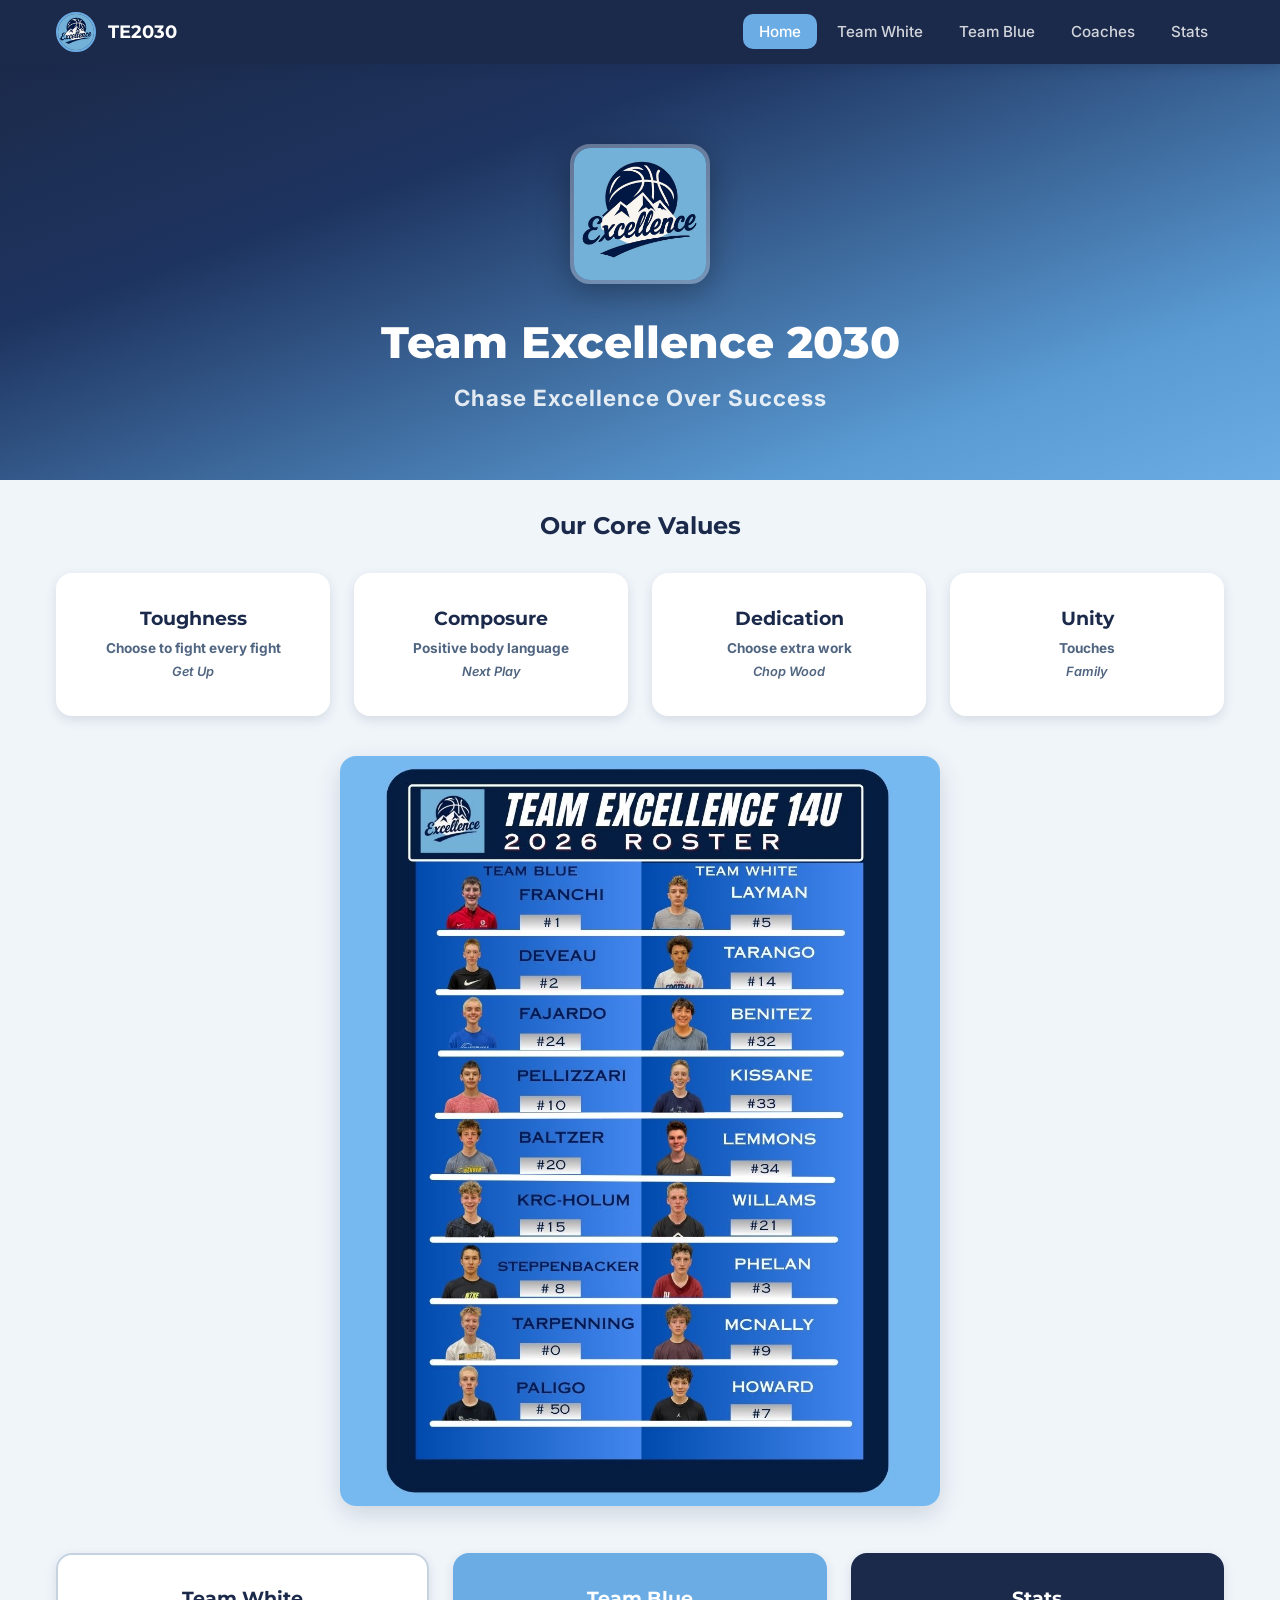
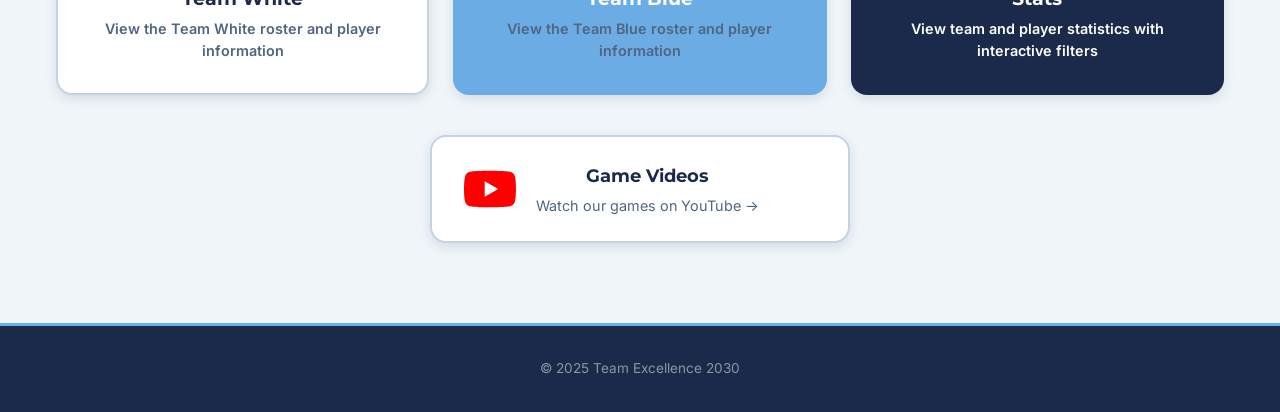
<file: index.html>
<!DOCTYPE html>
<html lang="en">
<head>
  <meta charset="UTF-8">
  <meta name="viewport" content="width=device-width, initial-scale=1.0">
  <title>Team Excellence 2030</title>
  <link rel="preconnect" href="https://fonts.googleapis.com">
  <link rel="preconnect" href="https://fonts.gstatic.com" crossorigin>
  <link href="https://fonts.googleapis.com/css2?family=Inter:wght@400;500;600&family=Montserrat:wght@600;700;800&display=swap" rel="stylesheet">
  <link rel="stylesheet" href="css/styles.css">
</head>
<body>

  <nav class="navbar">
    <div class="nav-container">
      <a href="index.html" class="nav-brand">
        <img src="assets/images/logo-te.jpg" alt="TE2030 Logo">
        <span>TE2030</span>
      </a>
      <button class="nav-toggle" aria-label="Toggle navigation" aria-expanded="false">&#9776;</button>
      <ul class="nav-links">
        <li><a href="index.html" class="active">Home</a></li>
        <li><a href="team-white.html">Team White</a></li>
        <li><a href="team-blue.html">Team Blue</a></li>
        <li><a href="coaches.html">Coaches</a></li>
        <li><a href="stats.html">Stats</a></li>
      </ul>
    </div>
  </nav>

  <section class="hero">
    <img src="assets/images/logo-te.jpg" alt="Team Excellence 2030 Logo" class="hero-logo">
    <h1>Team Excellence 2030</h1>
    <p style="font-size: 1.4rem; font-weight: 700; letter-spacing: 1px; margin-top: 0.75rem;">Chase Excellence Over Success</p>
  </section>

  <div class="container">

    <!-- Core Values -->
    <section style="margin-bottom: 2.5rem;">
      <h2 style="text-align: center; margin-bottom: 1.25rem;">Our Core Values</h2>
      <div class="card-grid values-grid">
        <div class="card" style="">
          <h3>Toughness</h3>
          <p style="font-size: 0.85rem;"><strong>Choose to fight every fight</strong></p>
          <p style="font-size: 0.8rem; font-style: italic; margin-top: 0.25rem;">Get Up</p>
        </div>
        <div class="card" style="">
          <h3>Composure</h3>
          <p style="font-size: 0.85rem;"><strong>Positive body language</strong></p>
          <p style="font-size: 0.8rem; font-style: italic; margin-top: 0.25rem;">Next Play</p>
        </div>
        <div class="card" style="">
          <h3>Dedication</h3>
          <p style="font-size: 0.85rem;"><strong>Choose extra work</strong></p>
          <p style="font-size: 0.8rem; font-style: italic; margin-top: 0.25rem;">Chop Wood</p>
        </div>
        <div class="card" style="">
          <h3>Unity</h3>
          <p style="font-size: 0.85rem;"><strong>Touches</strong></p>
          <p style="font-size: 0.8rem; font-style: italic; margin-top: 0.25rem;">Family</p>
        </div>
      </div>
    </section>

    <!-- Team Roster Photo -->
    <section style="text-align: center; margin-bottom: 2.5rem;">
      <img src="assets/images/roster-photo.jpeg" alt="Team Excellence 2030 Roster" style="max-width: 600px; width: 100%; border-radius: var(--radius-lg); box-shadow: var(--shadow-lg);">
    </section>

    <!-- Navigation Cards -->
    <div class="card-grid">
      <a href="team-white.html" class="card card-white">
        <h3>Team White</h3>
        <p>View the Team White roster and player information</p>
      </a>
      <a href="team-blue.html" class="card card-blue">
        <h3>Team Blue</h3>
        <p>View the Team Blue roster and player information</p>
      </a>
      <a href="stats.html" class="card card-stats">
        <h3>Stats</h3>
        <p>View team and player statistics with interactive filters</p>
      </a>
    </div>

    <div style="margin-top: 2.5rem; text-align: center;">
      <a href="https://www.youtube.com/@TeamExcellence2030" target="_blank" rel="noopener" class="youtube-card">
        <svg xmlns="http://www.w3.org/2000/svg" viewBox="0 0 24 24" width="52" height="52" aria-hidden="true">
          <path fill="#FF0000" d="M23.498 6.186a3.016 3.016 0 0 0-2.122-2.136C19.505 3.545 12 3.545 12 3.545s-7.505 0-9.377.505A3.017 3.017 0 0 0 .502 6.186C0 8.07 0 12 0 12s0 3.93.502 5.814a3.016 3.016 0 0 0 2.122 2.136c1.871.505 9.376.505 9.376.505s7.505 0 9.377-.505a3.015 3.015 0 0 0 2.122-2.136C24 15.93 24 12 24 12s0-3.93-.502-5.814z"/>
          <path fill="#FFFFFF" d="M9.545 15.568V8.432L15.818 12l-6.273 3.568z"/>
        </svg>
        <div>
          <div class="youtube-card-title">Game Videos</div>
          <div class="youtube-card-sub">Watch our games on YouTube &rarr;</div>
        </div>
      </a>
    </div>
  </div>

  <footer class="footer">
    &copy; 2025 Team Excellence 2030
  </footer>

  <script src="js/main.js"></script>
</body>
</html>
</file>
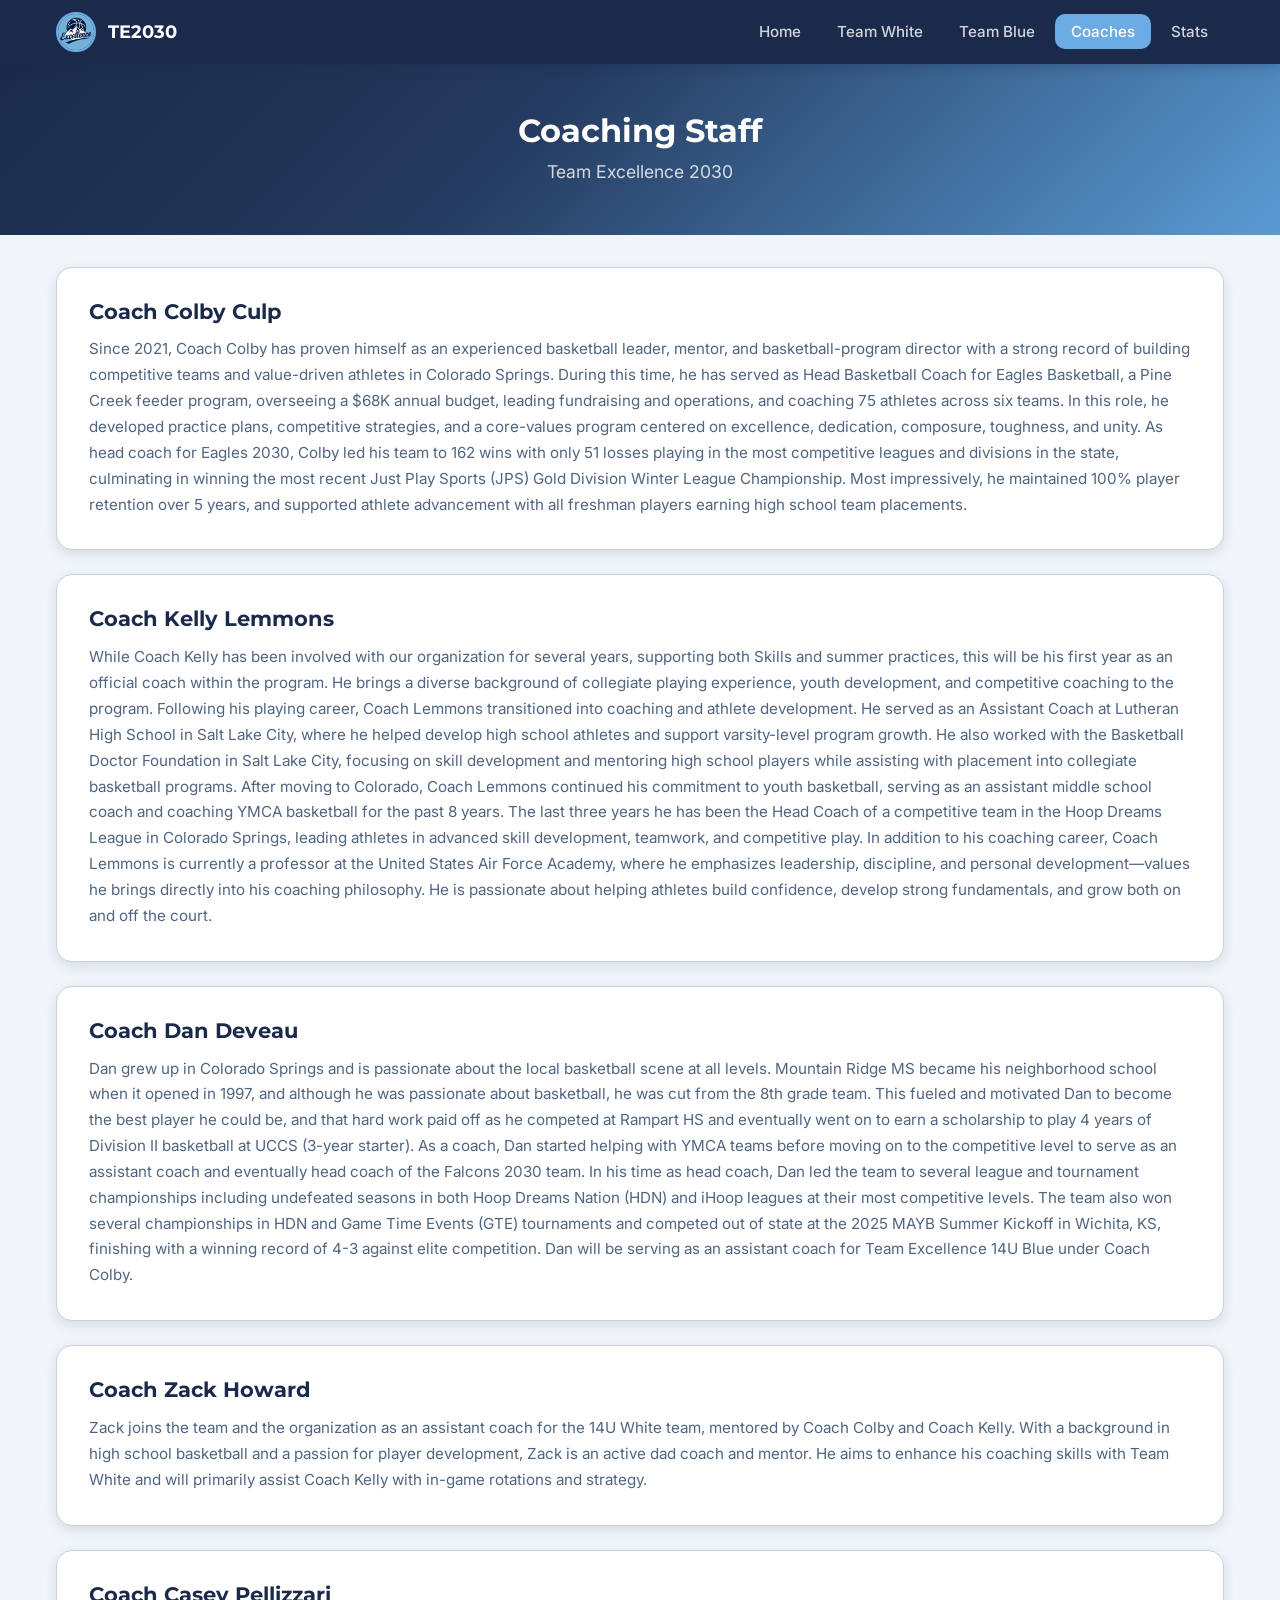
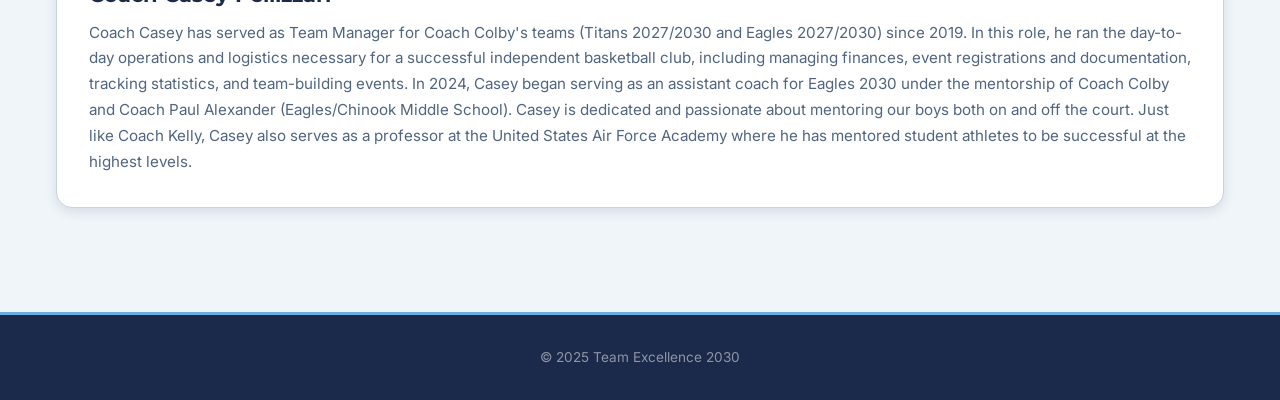
<file: coaches.html>
<!DOCTYPE html>
<html lang="en">
<head>
  <meta charset="UTF-8">
  <meta name="viewport" content="width=device-width, initial-scale=1.0">
  <title>Coaches - TE2030</title>
  <link rel="preconnect" href="https://fonts.googleapis.com">
  <link rel="preconnect" href="https://fonts.gstatic.com" crossorigin>
  <link href="https://fonts.googleapis.com/css2?family=Inter:wght@400;500;600&family=Montserrat:wght@600;700;800&display=swap" rel="stylesheet">
  <link rel="stylesheet" href="css/styles.css">
  <style>
    .coach-card {
      background: var(--white);
      border-radius: var(--radius-lg);
      box-shadow: var(--shadow);
      padding: 2rem;
      margin-bottom: 1.5rem;
      border: 1px solid var(--border);
    }
    .coach-card h3 {
      font-size: 1.3rem;
      margin-bottom: 0.75rem;
      color: var(--navy);
    }
    .coach-card p {
      color: var(--text-muted);
      line-height: 1.7;
      font-size: 0.95rem;
    }
  </style>
</head>
<body>

  <nav class="navbar">
    <div class="nav-container">
      <a href="index.html" class="nav-brand">
        <img src="assets/images/logo-te.jpg" alt="TE2030 Logo">
        <span>TE2030</span>
      </a>
      <button class="nav-toggle" aria-label="Toggle navigation" aria-expanded="false">&#9776;</button>
      <ul class="nav-links">
        <li><a href="index.html">Home</a></li>
        <li><a href="team-white.html">Team White</a></li>
        <li><a href="team-blue.html">Team Blue</a></li>
        <li><a href="coaches.html" class="active">Coaches</a></li>
        <li><a href="stats.html">Stats</a></li>
      </ul>
    </div>
  </nav>

  <div class="page-header">
    <h1>Coaching Staff</h1>
    <p>Team Excellence 2030</p>
  </div>

  <div class="container">

    <div class="coach-card">
      <h3>Coach Colby Culp</h3>
      <p>Since 2021, Coach Colby has proven himself as an experienced basketball leader, mentor, and basketball-program director with a strong record of building competitive teams and value-driven athletes in Colorado Springs. During this time, he has served as Head Basketball Coach for Eagles Basketball, a Pine Creek feeder program, overseeing a $68K annual budget, leading fundraising and operations, and coaching 75 athletes across six teams. In this role, he developed practice plans, competitive strategies, and a core-values program centered on excellence, dedication, composure, toughness, and unity. As head coach for Eagles 2030, Colby led his team to 162 wins with only 51 losses playing in the most competitive leagues and divisions in the state, culminating in winning the most recent Just Play Sports (JPS) Gold Division Winter League Championship. Most impressively, he maintained 100% player retention over 5 years, and supported athlete advancement with all freshman players earning high school team placements.</p>
    </div>

    <div class="coach-card">
      <h3>Coach Kelly Lemmons</h3>
      <p>While Coach Kelly has been involved with our organization for several years, supporting both Skills and summer practices, this will be his first year as an official coach within the program. He brings a diverse background of collegiate playing experience, youth development, and competitive coaching to the program. Following his playing career, Coach Lemmons transitioned into coaching and athlete development. He served as an Assistant Coach at Lutheran High School in Salt Lake City, where he helped develop high school athletes and support varsity-level program growth. He also worked with the Basketball Doctor Foundation in Salt Lake City, focusing on skill development and mentoring high school players while assisting with placement into collegiate basketball programs. After moving to Colorado, Coach Lemmons continued his commitment to youth basketball, serving as an assistant middle school coach and coaching YMCA basketball for the past 8 years. The last three years he has been the Head Coach of a competitive team in the Hoop Dreams League in Colorado Springs, leading athletes in advanced skill development, teamwork, and competitive play. In addition to his coaching career, Coach Lemmons is currently a professor at the United States Air Force Academy, where he emphasizes leadership, discipline, and personal development&mdash;values he brings directly into his coaching philosophy. He is passionate about helping athletes build confidence, develop strong fundamentals, and grow both on and off the court.</p>
    </div>

    <div class="coach-card">
      <h3>Coach Dan Deveau</h3>
      <p>Dan grew up in Colorado Springs and is passionate about the local basketball scene at all levels. Mountain Ridge MS became his neighborhood school when it opened in 1997, and although he was passionate about basketball, he was cut from the 8th grade team. This fueled and motivated Dan to become the best player he could be, and that hard work paid off as he competed at Rampart HS and eventually went on to earn a scholarship to play 4 years of Division II basketball at UCCS (3-year starter). As a coach, Dan started helping with YMCA teams before moving on to the competitive level to serve as an assistant coach and eventually head coach of the Falcons 2030 team. In his time as head coach, Dan led the team to several league and tournament championships including undefeated seasons in both Hoop Dreams Nation (HDN) and iHoop leagues at their most competitive levels. The team also won several championships in HDN and Game Time Events (GTE) tournaments and competed out of state at the 2025 MAYB Summer Kickoff in Wichita, KS, finishing with a winning record of 4-3 against elite competition. Dan will be serving as an assistant coach for Team Excellence 14U Blue under Coach Colby.</p>
    </div>

    <div class="coach-card">
      <h3>Coach Zack Howard</h3>
      <p>Zack joins the team and the organization as an assistant coach for the 14U White team, mentored by Coach Colby and Coach Kelly. With a background in high school basketball and a passion for player development, Zack is an active dad coach and mentor. He aims to enhance his coaching skills with Team White and will primarily assist Coach Kelly with in-game rotations and strategy.</p>
    </div>

    <div class="coach-card">
      <h3>Coach Casey Pellizzari</h3>
      <p>Coach Casey has served as Team Manager for Coach Colby's teams (Titans 2027/2030 and Eagles 2027/2030) since 2019. In this role, he ran the day-to-day operations and logistics necessary for a successful independent basketball club, including managing finances, event registrations and documentation, tracking statistics, and team-building events. In 2024, Casey began serving as an assistant coach for Eagles 2030 under the mentorship of Coach Colby and Coach Paul Alexander (Eagles/Chinook Middle School). Casey is dedicated and passionate about mentoring our boys both on and off the court. Just like Coach Kelly, Casey also serves as a professor at the United States Air Force Academy where he has mentored student athletes to be successful at the highest levels.</p>
    </div>

  </div>

  <footer class="footer">
    &copy; 2025 Team Excellence 2030
  </footer>

  <script src="js/main.js"></script>
</body>
</html>
</file>
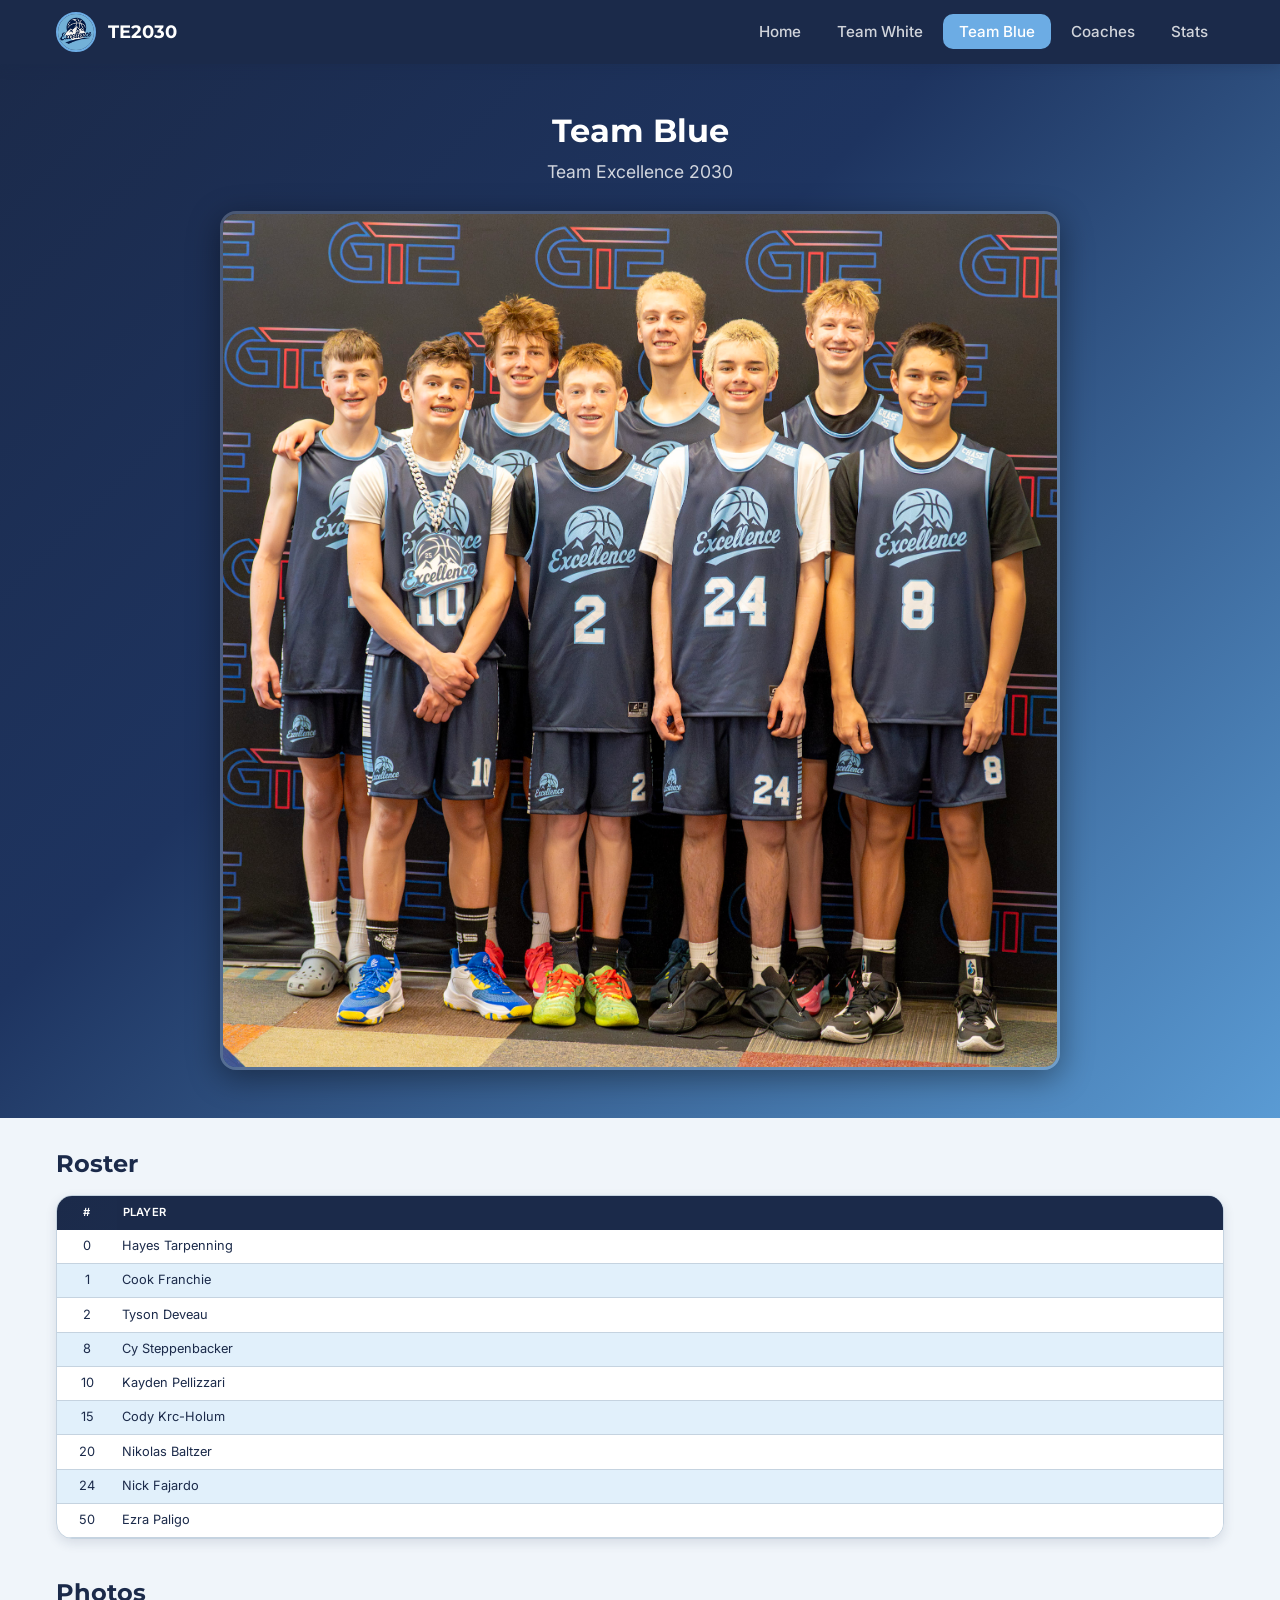
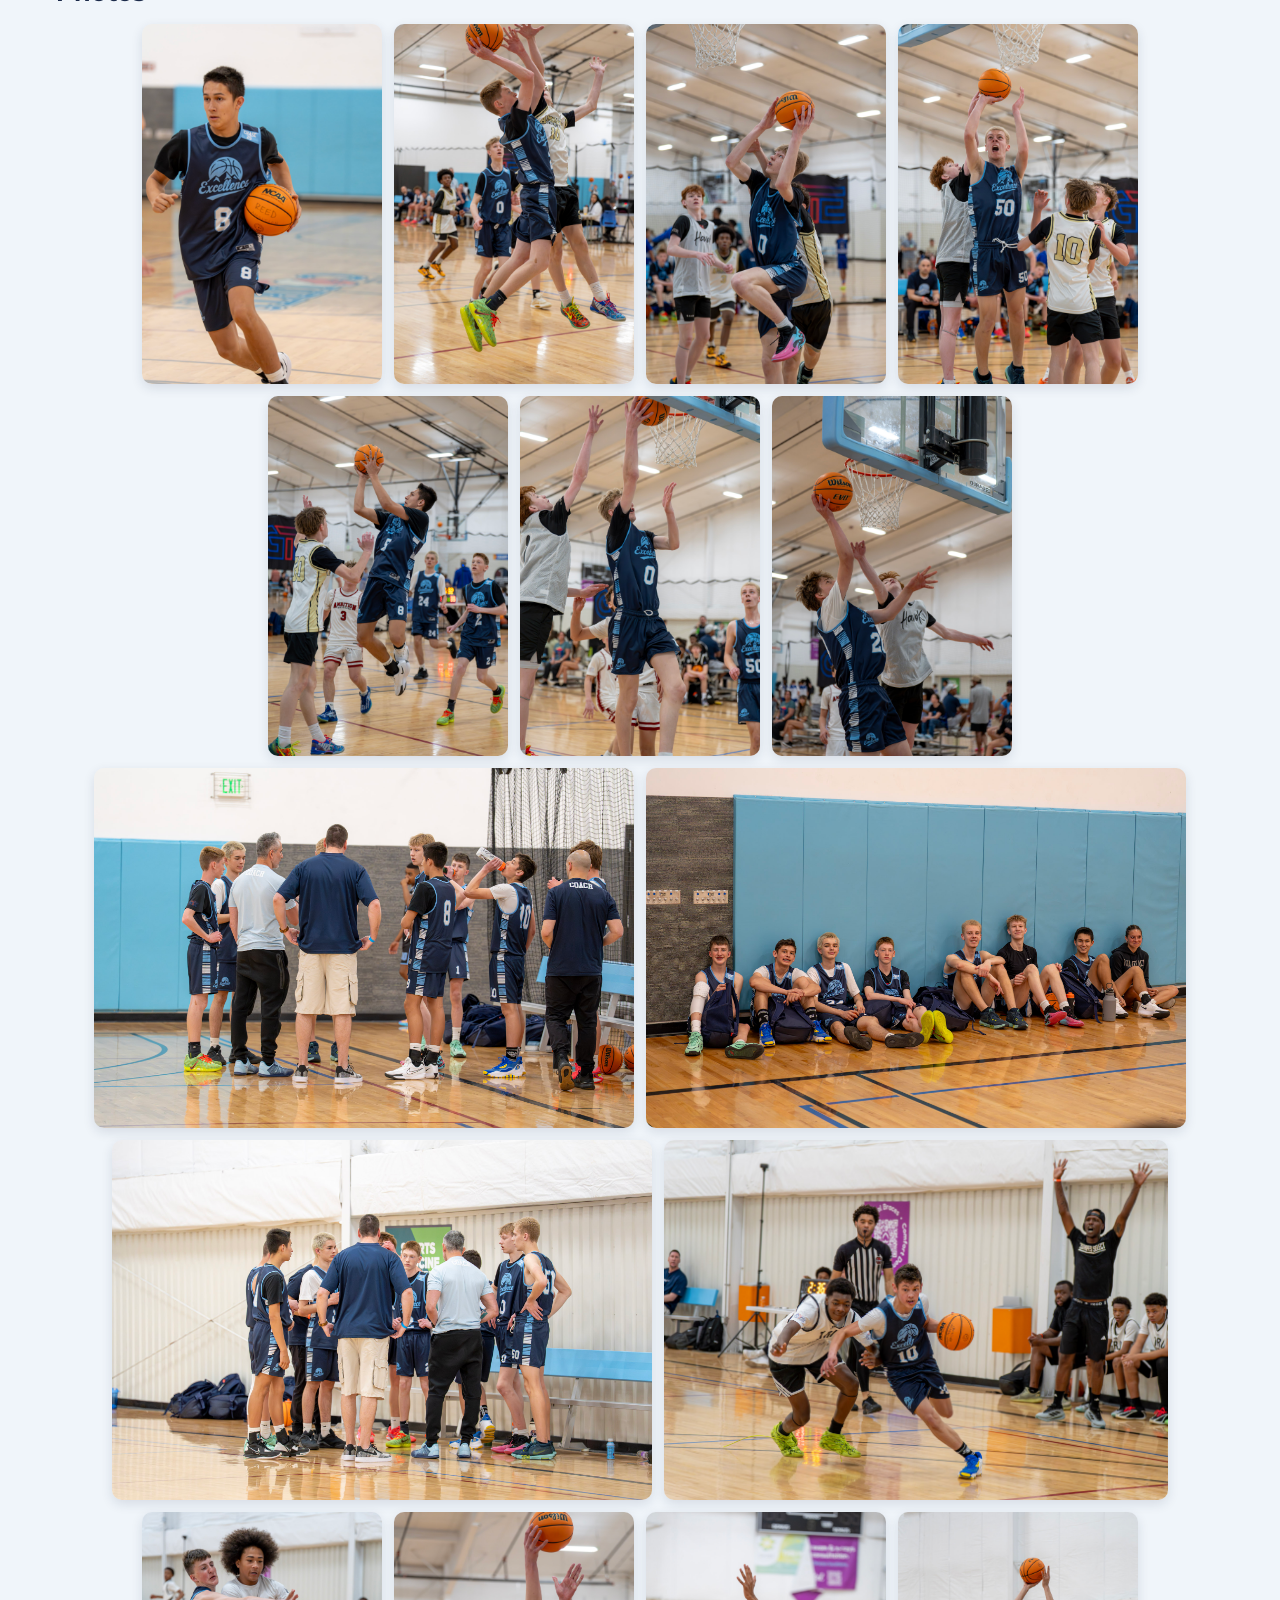
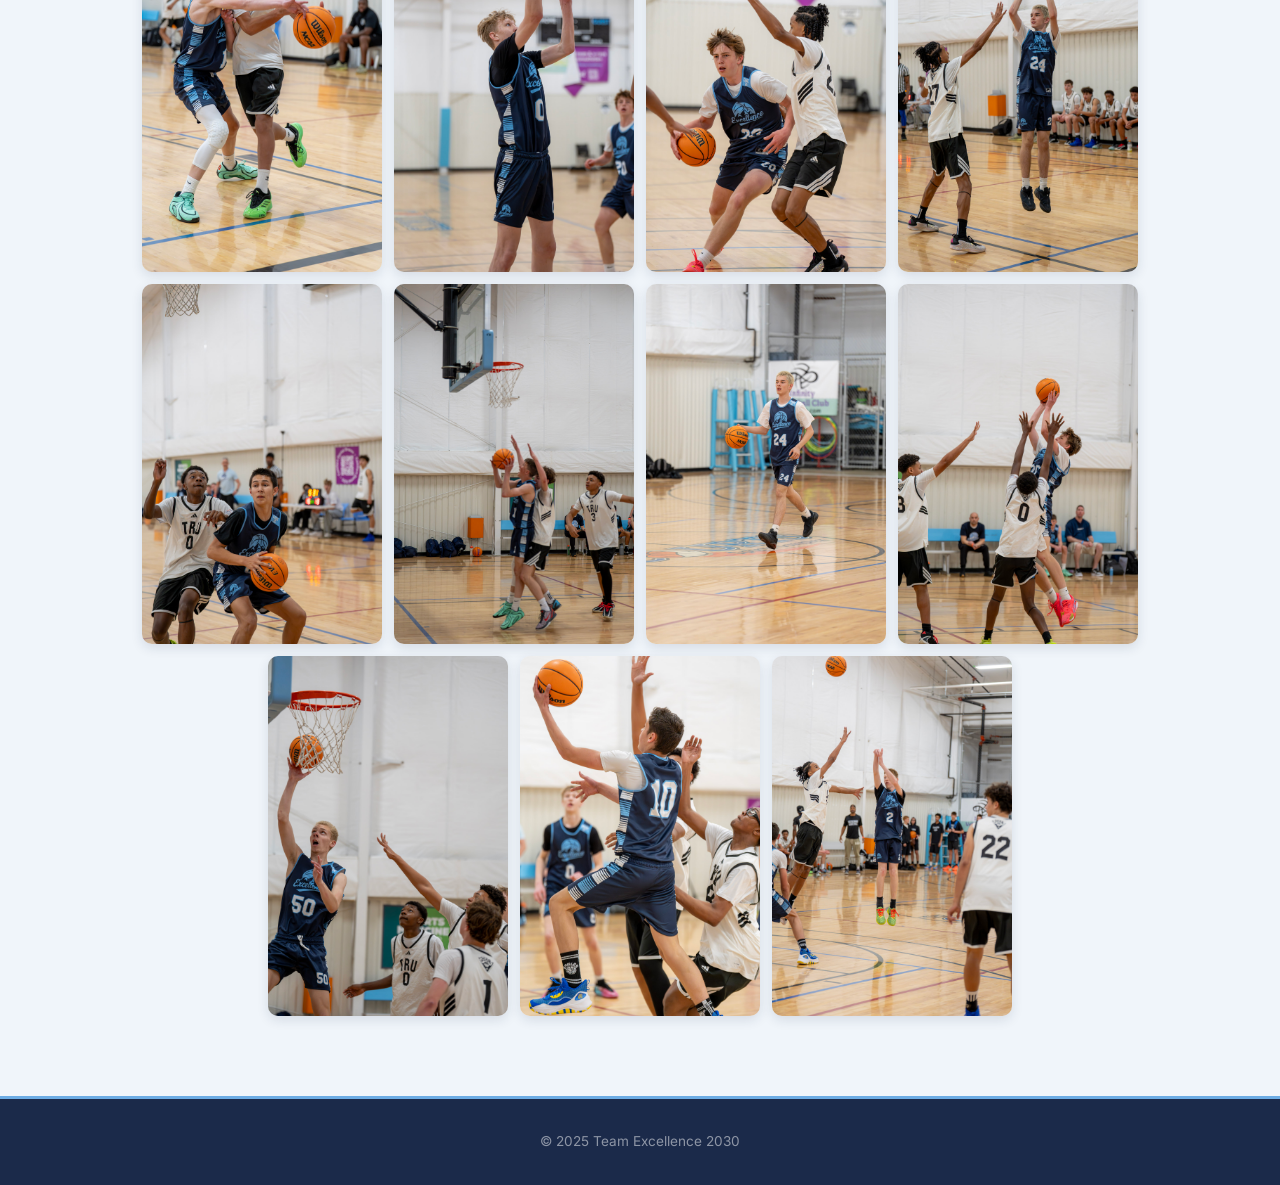
<file: team-blue.html>
<!DOCTYPE html>
<html lang="en">
<head>
  <meta charset="UTF-8">
  <meta name="viewport" content="width=device-width, initial-scale=1.0">
  <title>Team Blue - TE2030</title>
  <link rel="preconnect" href="https://fonts.googleapis.com">
  <link rel="preconnect" href="https://fonts.gstatic.com" crossorigin>
  <link href="https://fonts.googleapis.com/css2?family=Inter:wght@400;500;600&family=Montserrat:wght@600;700;800&display=swap" rel="stylesheet">
  <link rel="stylesheet" href="css/styles.css">
</head>
<body>

  <nav class="navbar">
    <div class="nav-container">
      <a href="index.html" class="nav-brand">
        <img src="assets/images/logo-te.jpg" alt="TE2030 Logo">
        <span>TE2030</span>
      </a>
      <button class="nav-toggle" aria-label="Toggle navigation" aria-expanded="false">&#9776;</button>
      <ul class="nav-links">
        <li><a href="index.html">Home</a></li>
        <li><a href="team-white.html">Team White</a></li>
        <li><a href="team-blue.html" class="active">Team Blue</a></li>
        <li><a href="coaches.html">Coaches</a></li>
        <li><a href="stats.html">Stats</a></li>
      </ul>
    </div>
  </nav>

  <div class="page-header team-header-blue">
    <h1>Team Blue</h1>
    <p>Team Excellence 2030</p>
    <img src="assets/images/blue-team/A7V08901.jpg" alt="Team Blue" class="team-photo">
  </div>

  <div class="container">
    <h2>Roster</h2>
    <div class="table-wrapper" style="margin-top: 1rem;">
      <table class="roster-table" id="roster-table">
        <thead>
          <tr>
            <th>#</th>
            <th>Player</th>
          </tr>
        </thead>
        <tbody id="roster-body"></tbody>
      </table>
    </div>

    <!-- Photo Gallery -->
    <h2 style="margin-top: 2.5rem; margin-bottom: 1rem;">Photos</h2>
    <div class="photo-gallery">
      <a href="assets/images/blue-team/A7V07865.jpg" class="photo-item" target="_blank"><img src="assets/images/blue-team/A7V07865.jpg" alt="Team Blue photo" loading="lazy"></a>
      <a href="assets/images/blue-team/A7V07932.jpg" class="photo-item" target="_blank"><img src="assets/images/blue-team/A7V07932.jpg" alt="Team Blue photo" loading="lazy"></a>
      <a href="assets/images/blue-team/A7V07967.jpg" class="photo-item" target="_blank"><img src="assets/images/blue-team/A7V07967.jpg" alt="Team Blue photo" loading="lazy"></a>
      <a href="assets/images/blue-team/A7V08066.jpg" class="photo-item" target="_blank"><img src="assets/images/blue-team/A7V08066.jpg" alt="Team Blue photo" loading="lazy"></a>
      <a href="assets/images/blue-team/A7V08092.jpg" class="photo-item" target="_blank"><img src="assets/images/blue-team/A7V08092.jpg" alt="Team Blue photo" loading="lazy"></a>
      <a href="assets/images/blue-team/A7V08123.jpg" class="photo-item" target="_blank"><img src="assets/images/blue-team/A7V08123.jpg" alt="Team Blue photo" loading="lazy"></a>
      <a href="assets/images/blue-team/A7V08187.jpg" class="photo-item" target="_blank"><img src="assets/images/blue-team/A7V08187.jpg" alt="Team Blue photo" loading="lazy"></a>
      <a href="assets/images/blue-team/A7V07871.jpg" class="photo-item" target="_blank"><img src="assets/images/blue-team/A7V07871.jpg" alt="Team Blue photo" loading="lazy"></a>
      <a href="assets/images/blue-team/A7V08214.jpg" class="photo-item" target="_blank"><img src="assets/images/blue-team/A7V08214.jpg" alt="Team Blue photo" loading="lazy"></a>
      <a href="assets/images/blue-team/A7V08291.jpg" class="photo-item" target="_blank"><img src="assets/images/blue-team/A7V08291.jpg" alt="Team Blue photo" loading="lazy"></a>
      <a href="assets/images/blue-team/A7V08429.jpg" class="photo-item" target="_blank"><img src="assets/images/blue-team/A7V08429.jpg" alt="Team Blue photo" loading="lazy"></a>
      <a href="assets/images/blue-team/A7V08313.jpg" class="photo-item" target="_blank"><img src="assets/images/blue-team/A7V08313.jpg" alt="Team Blue photo" loading="lazy"></a>
      <a href="assets/images/blue-team/A7V08338.jpg" class="photo-item" target="_blank"><img src="assets/images/blue-team/A7V08338.jpg" alt="Team Blue photo" loading="lazy"></a>
      <a href="assets/images/blue-team/A7V08362.jpg" class="photo-item" target="_blank"><img src="assets/images/blue-team/A7V08362.jpg" alt="Team Blue photo" loading="lazy"></a>
      <a href="assets/images/blue-team/A7V08387.jpg" class="photo-item" target="_blank"><img src="assets/images/blue-team/A7V08387.jpg" alt="Team Blue photo" loading="lazy"></a>
      <a href="assets/images/blue-team/A7V08391.jpg" class="photo-item" target="_blank"><img src="assets/images/blue-team/A7V08391.jpg" alt="Team Blue photo" loading="lazy"></a>
      <a href="assets/images/blue-team/A7V08521.jpg" class="photo-item" target="_blank"><img src="assets/images/blue-team/A7V08521.jpg" alt="Team Blue photo" loading="lazy"></a>
      <a href="assets/images/blue-team/A7V08560.jpg" class="photo-item" target="_blank"><img src="assets/images/blue-team/A7V08560.jpg" alt="Team Blue photo" loading="lazy"></a>
      <a href="assets/images/blue-team/A7V08566.jpg" class="photo-item" target="_blank"><img src="assets/images/blue-team/A7V08566.jpg" alt="Team Blue photo" loading="lazy"></a>
      <a href="assets/images/blue-team/A7V08579.jpg" class="photo-item" target="_blank"><img src="assets/images/blue-team/A7V08579.jpg" alt="Team Blue photo" loading="lazy"></a>
      <a href="assets/images/blue-team/A7V08781.jpg" class="photo-item" target="_blank"><img src="assets/images/blue-team/A7V08781.jpg" alt="Team Blue photo" loading="lazy"></a>
      <a href="assets/images/blue-team/A7V08801.jpg" class="photo-item" target="_blank"><img src="assets/images/blue-team/A7V08801.jpg" alt="Team Blue photo" loading="lazy"></a>
    </div>

  </div>

  <footer class="footer">
    &copy; 2025 Team Excellence 2030
  </footer>

  <script src="js/roster-data.js"></script>
  <script src="js/main.js"></script>
  <script>
    document.addEventListener("DOMContentLoaded", () => {
      const tbody = document.getElementById("roster-body");
      TEAMS.Blue.players.forEach(p => {
        const tr = document.createElement("tr");
        tr.innerHTML = `<td>${p.number}</td><td>${p.name}</td>`;
        tbody.appendChild(tr);
      });
    });
  </script>
</body>
</html>
</file>
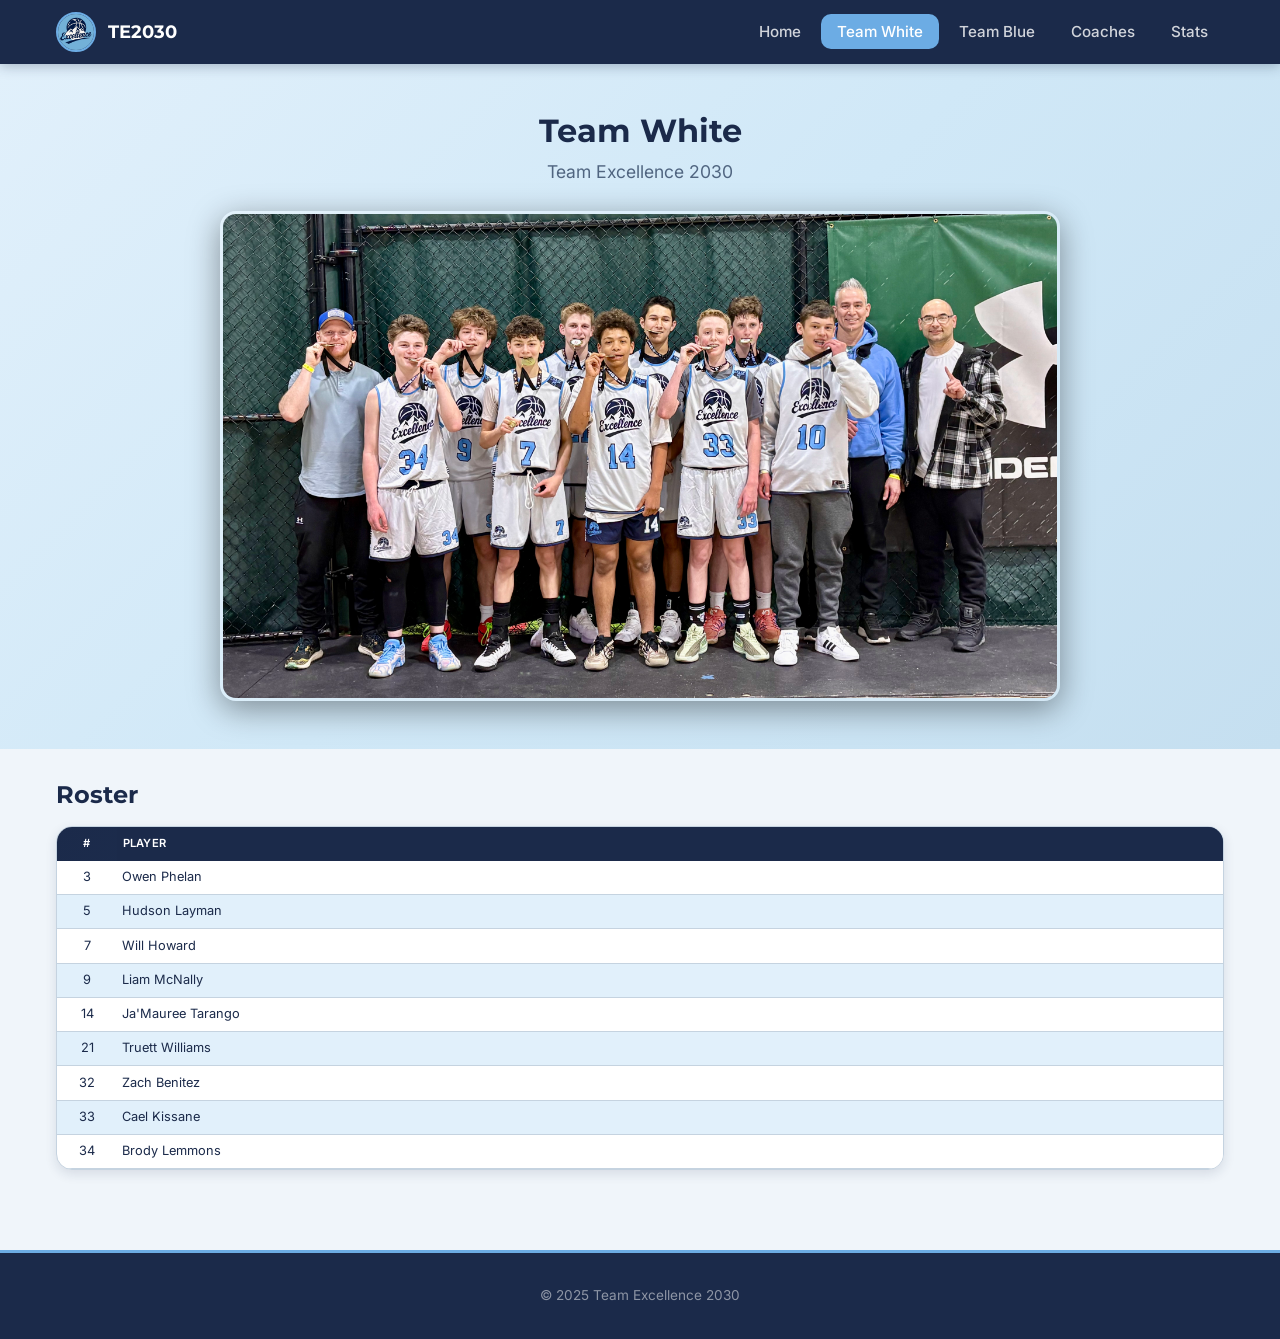
<file: team-white.html>
<!DOCTYPE html>
<html lang="en">
<head>
  <meta charset="UTF-8">
  <meta name="viewport" content="width=device-width, initial-scale=1.0">
  <title>Team White - TE2030</title>
  <link rel="preconnect" href="https://fonts.googleapis.com">
  <link rel="preconnect" href="https://fonts.gstatic.com" crossorigin>
  <link href="https://fonts.googleapis.com/css2?family=Inter:wght@400;500;600&family=Montserrat:wght@600;700;800&display=swap" rel="stylesheet">
  <link rel="stylesheet" href="css/styles.css">
</head>
<body>

  <nav class="navbar">
    <div class="nav-container">
      <a href="index.html" class="nav-brand">
        <img src="assets/images/logo-te.jpg" alt="TE2030 Logo">
        <span>TE2030</span>
      </a>
      <button class="nav-toggle" aria-label="Toggle navigation" aria-expanded="false">&#9776;</button>
      <ul class="nav-links">
        <li><a href="index.html">Home</a></li>
        <li><a href="team-white.html" class="active">Team White</a></li>
        <li><a href="team-blue.html">Team Blue</a></li>
        <li><a href="coaches.html">Coaches</a></li>
        <li><a href="stats.html">Stats</a></li>
      </ul>
    </div>
  </nav>

  <div class="page-header team-header-white">
    <h1>Team White</h1>
    <p>Team Excellence 2030</p>
    <img src="assets/images/Team_White.jpg" alt="Team White" class="team-photo">
  </div>

  <div class="container">
    <h2>Roster</h2>
    <div class="table-wrapper" style="margin-top: 1rem;">
      <table class="roster-table" id="roster-table">
        <thead>
          <tr>
            <th>#</th>
            <th>Player</th>
          </tr>
        </thead>
        <tbody id="roster-body"></tbody>
      </table>
    </div>

  </div>

  <footer class="footer">
    &copy; 2025 Team Excellence 2030
  </footer>

  <script src="js/roster-data.js"></script>
  <script src="js/main.js"></script>
  <script>
    document.addEventListener("DOMContentLoaded", () => {
      const tbody = document.getElementById("roster-body");
      TEAMS.White.players.forEach(p => {
        const tr = document.createElement("tr");
        tr.innerHTML = `<td>${p.number}</td><td>${p.name}</td>`;
        tbody.appendChild(tr);
      });
    });
  </script>
</body>
</html>
</file>
<file: css/styles.css>
/* ===== CSS Variables ===== */
:root {
  --carolina-blue: #6CACE4;
  --carolina-dark: #5A9BD4;
  --carolina-light: #8FC4ED;
  --navy: #1B2A4A;
  --navy-light: #243a5e;
  --white: #FFFFFF;
  --off-white: #F0F5FA;
  --light-blue: #E1F0FB;
  --ice-blue: #D0E8F7;
  --text-dark: #1B2A4A;
  --text-muted: #506580;
  --border: #C5D3E0;
  --shadow-sm: 0 1px 3px rgba(27, 42, 74, 0.08);
  --shadow: 0 4px 12px rgba(27, 42, 74, 0.12);
  --shadow-lg: 0 8px 24px rgba(27, 42, 74, 0.16);
  --shadow-xl: 0 12px 40px rgba(27, 42, 74, 0.20);
  --radius: 10px;
  --radius-lg: 16px;
  --nav-height: 64px;
}

/* ===== Reset ===== */
*, *::before, *::after {
  box-sizing: border-box;
  margin: 0;
  padding: 0;
}

/* ===== Typography ===== */
body {
  font-family: 'Inter', sans-serif;
  color: var(--text-dark);
  background: var(--off-white);
  line-height: 1.6;
  min-height: 100vh;
}

h1, h2, h3, h4 {
  font-family: 'Montserrat', sans-serif;
  font-weight: 700;
  line-height: 1.2;
}

h1 { font-size: 2rem; }
h2 { font-size: 1.5rem; }
h3 { font-size: 1.25rem; }

a {
  color: var(--carolina-blue);
  text-decoration: none;
}
a:hover { text-decoration: underline; }

/* ===== Navigation ===== */
.navbar {
  background: var(--navy);
  position: sticky;
  top: 0;
  z-index: 100;
  box-shadow: 0 2px 12px rgba(27, 42, 74, 0.3);
}

.nav-container {
  max-width: 1200px;
  margin: 0 auto;
  padding: 0 1rem;
  display: flex;
  align-items: center;
  justify-content: space-between;
  height: var(--nav-height);
}

.nav-brand {
  display: flex;
  align-items: center;
  gap: 0.75rem;
  color: var(--white);
  font-family: 'Montserrat', sans-serif;
  font-weight: 700;
  font-size: 1.1rem;
  text-decoration: none;
}

.nav-brand img {
  height: 40px;
  width: 40px;
  border-radius: 50%;
  object-fit: cover;
  border: 2px solid var(--carolina-blue);
}

.nav-links {
  display: flex;
  list-style: none;
  gap: 0.25rem;
}

.nav-links a {
  color: rgba(255, 255, 255, 0.8);
  padding: 0.5rem 1rem;
  border-radius: var(--radius);
  font-weight: 500;
  font-size: 0.95rem;
  transition: background 0.2s, color 0.2s;
  text-decoration: none;
}

.nav-links a:hover {
  background: rgba(108, 172, 228, 0.2);
  color: var(--white);
}

.nav-links a.active {
  background: var(--carolina-blue);
  color: var(--white);
}

.nav-toggle {
  display: none;
  background: none;
  border: none;
  color: var(--white);
  font-size: 1.5rem;
  cursor: pointer;
  padding: 0.5rem;
  line-height: 1;
}

/* ===== Layout ===== */
.container {
  max-width: 1200px;
  margin: 0 auto;
  padding: 2rem 1rem;
}

.page-header {
  text-align: center;
  padding: 3rem 1rem;
  background: linear-gradient(135deg, var(--navy) 0%, var(--navy-light) 40%, var(--carolina-dark) 100%);
  color: var(--white);
}


.page-header h1 {
  margin-bottom: 0.5rem;
}

.page-header p {
  color: rgba(255, 255, 255, 0.8);
  font-size: 1.1rem;
}

/* ===== Hero Section ===== */
.hero {
  text-align: center;
  padding: 5rem 1rem 4rem;
  background: linear-gradient(160deg, var(--navy) 0%, #1e3460 30%, var(--carolina-dark) 80%, var(--carolina-blue) 100%);
  color: var(--white);
}


.hero-logo {
  width: 140px;
  height: 140px;
  border-radius: 20px;
  object-fit: cover;
  border: 4px solid rgba(255, 255, 255, 0.3);
  margin-bottom: 1.5rem;
  box-shadow: 0 8px 32px rgba(0, 0, 0, 0.3);
}

.hero h1 {
  font-size: 2.75rem;
  margin-bottom: 0.5rem;
  font-weight: 800;
}

.hero p {
  font-size: 1.25rem;
  color: rgba(255, 255, 255, 0.85);
  max-width: 600px;
  margin: 0 auto;
  font-weight: 500;
  letter-spacing: 0.5px;
}

/* ===== Cards ===== */
.card-grid {
  display: grid;
  grid-template-columns: repeat(auto-fit, minmax(280px, 1fr));
  gap: 1.5rem;
  margin-top: 2rem;
}

.values-grid {
  grid-template-columns: repeat(4, 1fr);
}

.card {
  background: var(--white);
  border-radius: var(--radius-lg);
  box-shadow: var(--shadow);
  padding: 2rem 1.5rem;
  text-align: center;
  transition: transform 0.25s, box-shadow 0.25s;
  text-decoration: none;
  color: var(--text-dark);
  display: block;
  border: 2px solid transparent;
  position: relative;
  overflow: hidden;
}


.card:hover {
  transform: translateY(-6px);
  box-shadow: var(--shadow-xl);
  border-color: var(--carolina-blue);
  text-decoration: none;
}


.card-white {
  background: var(--white);
  border-color: var(--border);
}

.card-blue {
  background: var(--carolina-blue);
  color: var(--white);
}

.card-blue p {
  color: rgba(255, 255, 255, 0.85);
}

.card-stats {
  background: var(--navy);
  color: var(--white);
}

.card-stats p {
  color: #FFFFFF !important;
  font-weight: 600;
}

.card h3 {
  margin-bottom: 0.5rem;
  font-size: 1.2rem;
}

.card p {
  color: var(--text-muted);
  font-size: 0.9rem;
  line-height: 1.5;
  font-weight: 600;
}

/* ===== Tables ===== */
.table-wrapper {
  overflow-x: auto;
  -webkit-overflow-scrolling: touch;
  background: var(--white);
  border-radius: var(--radius-lg);
  box-shadow: var(--shadow);
  border: 1px solid var(--border);
}

table {
  width: 100%;
  border-collapse: collapse;
  font-size: 0.8rem;
  white-space: nowrap;
}

thead {
  background: linear-gradient(135deg, var(--navy) 0%, var(--navy-light) 100%);
  color: var(--white);
}

th {
  padding: 0.5rem 0.35rem;
  text-align: center;
  font-weight: 600;
  font-size: 0.7rem;
  text-transform: uppercase;
  letter-spacing: 0.3px;
  cursor: pointer;
  user-select: none;
  position: relative;
}

th:hover {
  background: rgba(108, 172, 228, 0.15);
}

th .sort-arrow {
  margin-left: 4px;
  font-size: 0.7rem;
  opacity: 0.5;
}

th.sort-active .sort-arrow {
  opacity: 1;
}

td {
  padding: 0.4rem 0.3rem;
  text-align: center;
  border-bottom: 1px solid var(--border);
}

/* Player name column - left aligned and sticky */
th:nth-child(2),
td:nth-child(2) {
  text-align: left;
  position: sticky;
  left: 0;
  z-index: 1;
}

th:nth-child(2) {
  z-index: 2;
  background: var(--navy);
}

td:nth-child(2) {
  background: var(--white);
}

tbody tr:nth-child(even) td:nth-child(2) {
  background: var(--light-blue);
}

tbody tr:hover td:nth-child(2) {
  background: var(--ice-blue);
}

tbody tr:nth-child(even) {
  background: var(--light-blue);
}

tbody tr:hover {
  background: var(--ice-blue);
}

/* ===== Roster Table ===== */
.roster-table th:first-child,
.roster-table td:first-child {
  width: 60px;
}

.roster-table td:nth-child(2) {
  position: static;
}

/* ===== Team Page Header ===== */
.team-header-white {
  background: linear-gradient(135deg, var(--light-blue) 0%, var(--ice-blue) 50%, #c5dff0 100%);
  color: var(--navy);
}

.team-header-blue {
  background: linear-gradient(135deg, var(--navy) 0%, #1e3460 40%, var(--carolina-dark) 100%);
  color: var(--white);
}

.team-photo {
  display: block;
  max-width: 840px;
  width: 100%;
  border-radius: var(--radius-lg);
  box-shadow: 0 8px 32px rgba(0, 0, 0, 0.4);
  margin: 1.5rem auto 0;
  border: 3px solid rgba(255, 255, 255, 0.2);
}

.team-header-blue p {
  color: rgba(255, 255, 255, 0.8);
}

.team-header-white p {
  color: var(--text-muted);
}

/* ===== Stats Page ===== */
.stats-controls {
  display: flex;
  flex-wrap: wrap;
  gap: 1rem;
  align-items: center;
  margin-bottom: 1.5rem;
}

.tab-group {
  display: flex;
  border-radius: var(--radius);
  overflow: hidden;
  border: 2px solid var(--carolina-blue);
}

.tab-btn {
  padding: 0.6rem 1.5rem;
  border: none;
  background: var(--white);
  color: var(--navy);
  font-weight: 600;
  font-size: 0.9rem;
  cursor: pointer;
  transition: background 0.2s, color 0.2s;
  font-family: 'Montserrat', sans-serif;
}

.tab-btn.active {
  background: var(--carolina-blue);
  color: var(--white);
}

.tab-btn:hover:not(.active) {
  background: var(--light-blue);
}

.filter-select {
  padding: 0.6rem 1rem;
  border: 2px solid var(--border);
  border-radius: var(--radius);
  font-size: 0.9rem;
  font-family: 'Inter', sans-serif;
  background: var(--white);
  color: var(--text-dark);
  min-width: 200px;
  transition: border-color 0.2s;
}

.filter-select:focus {
  outline: none;
  border-color: var(--carolina-blue);
}

.btn {
  display: inline-block;
  padding: 0.65rem 1.5rem;
  border: none;
  border-radius: var(--radius);
  font-weight: 600;
  font-size: 0.9rem;
  cursor: pointer;
  font-family: 'Montserrat', sans-serif;
  text-decoration: none;
  transition: all 0.2s;
}

.btn:hover {
  text-decoration: none;
}

.btn:active {
  transform: scale(0.98);
}

.btn-primary {
  background: linear-gradient(135deg, var(--carolina-blue) 0%, var(--carolina-dark) 100%);
  color: var(--white);
  box-shadow: 0 2px 8px rgba(108, 172, 228, 0.4);
}

.btn-primary:hover {
  background: linear-gradient(135deg, var(--carolina-dark) 0%, #4a8bc4 100%);
  color: var(--white);
  box-shadow: 0 4px 12px rgba(108, 172, 228, 0.5);
}

.btn-navy {
  background: linear-gradient(135deg, var(--navy) 0%, var(--navy-light) 100%);
  color: var(--white);
  box-shadow: 0 2px 8px rgba(27, 42, 74, 0.3);
}

.btn-navy:hover {
  background: linear-gradient(135deg, var(--navy-light) 0%, #2e4e78 100%);
  color: var(--white);
  box-shadow: 0 4px 12px rgba(27, 42, 74, 0.4);
}

.btn-danger {
  background: #e74c3c;
  color: var(--white);
}

.btn-danger:hover {
  background: #c0392b;
}

.team-summary {
  display: grid;
  grid-template-columns: repeat(auto-fit, minmax(140px, 1fr));
  gap: 1rem;
  margin-bottom: 1.5rem;
}

.summary-card {
  background: var(--white);
  border-radius: var(--radius-lg);
  padding: 1.25rem;
  text-align: center;
  box-shadow: var(--shadow);
  border: 1px solid var(--border);
}

.summary-card .label {
  font-size: 0.8rem;
  color: var(--text-muted);
  text-transform: uppercase;
  letter-spacing: 0.5px;
  margin-bottom: 0.25rem;
}

.summary-card .value {
  font-size: 1.5rem;
  font-weight: 700;
  font-family: 'Montserrat', sans-serif;
  color: var(--navy);
}

.guest-badge {
  display: inline-block;
  background: var(--carolina-blue);
  color: var(--white);
  font-size: 0.65rem;
  font-weight: 700;
  padding: 0.1rem 0.35rem;
  border-radius: 3px;
  margin-left: 0.35rem;
  vertical-align: middle;
}

.stats-actions {
  display: flex;
  justify-content: flex-end;
  margin-bottom: 1rem;
}

.no-data-message {
  text-align: center;
  padding: 3rem 1rem;
  color: var(--text-muted);
  font-size: 1.1rem;
}

/* ===== Stat Entry Page ===== */
.password-overlay {
  position: fixed;
  inset: 0;
  background: linear-gradient(135deg, rgba(27, 42, 74, 0.92) 0%, rgba(108, 172, 228, 0.85) 100%);
  display: flex;
  align-items: center;
  justify-content: center;
  z-index: 1000;
}

.password-modal {
  background: var(--white);
  border-radius: var(--radius-lg);
  padding: 2.5rem;
  max-width: 400px;
  width: 90%;
  text-align: center;
  box-shadow: var(--shadow-xl);
  border-top: 4px solid var(--carolina-blue);
}

.password-modal h2 {
  margin-bottom: 0.5rem;
  color: var(--navy);
}

.password-modal p {
  color: var(--text-muted);
  margin-bottom: 1.5rem;
}

.password-modal input {
  width: 100%;
  padding: 0.75rem 1rem;
  border: 2px solid var(--border);
  border-radius: var(--radius);
  font-size: 1rem;
  text-align: center;
  margin-bottom: 1rem;
  font-family: 'Inter', sans-serif;
  transition: border-color 0.2s;
}

.password-modal input:focus {
  outline: none;
  border-color: var(--carolina-blue);
  box-shadow: 0 0 0 3px rgba(108, 172, 228, 0.2);
}

.password-error {
  color: #e74c3c;
  font-size: 0.85rem;
  margin-bottom: 0.5rem;
  display: none;
}

.entry-form {
  background: var(--white);
  border-radius: var(--radius-lg);
  box-shadow: var(--shadow);
  padding: 1.5rem;
  margin-bottom: 1.5rem;
  border: 1px solid var(--border);
}

.form-row {
  display: grid;
  grid-template-columns: repeat(auto-fit, minmax(200px, 1fr));
  gap: 1rem;
  margin-bottom: 1rem;
}

.form-group {
  display: flex;
  flex-direction: column;
  gap: 0.35rem;
}

.form-group label {
  font-weight: 600;
  font-size: 0.85rem;
  color: var(--text-muted);
  text-transform: uppercase;
  letter-spacing: 0.5px;
}

.form-group input,
.form-group select {
  padding: 0.6rem 0.75rem;
  border: 2px solid var(--border);
  border-radius: var(--radius);
  font-size: 0.95rem;
  font-family: 'Inter', sans-serif;
  color: var(--text-dark);
  transition: border-color 0.2s;
}

.form-group input:focus,
.form-group select:focus {
  outline: none;
  border-color: var(--carolina-blue);
  box-shadow: 0 0 0 3px rgba(108, 172, 228, 0.15);
}

.form-actions {
  display: flex;
  gap: 1rem;
  justify-content: center;
  margin-top: 1.5rem;
  flex-wrap: wrap;
}

.success-message {
  text-align: center;
  padding: 2rem;
  background: linear-gradient(135deg, #d4edda, #c3e6cb);
  border: 2px solid #28a745;
  border-radius: var(--radius-lg);
  margin-top: 1rem;
  display: none;
}

.success-message h3 {
  color: #155724;
  margin-bottom: 0.5rem;
}

.success-message a {
  color: #155724;
  font-weight: 600;
}

/* ===== Import JSON Section ===== */
.import-section {
  margin-top: 1.5rem;
  padding: 1.5rem;
  background: var(--white);
  border: 2px dashed var(--border);
  border-radius: var(--radius-lg);
}

.import-section h3 {
  margin-bottom: 0.75rem;
}

.import-section textarea {
  width: 100%;
  min-height: 120px;
  padding: 0.75rem;
  border: 2px solid var(--border);
  border-radius: var(--radius);
  font-family: 'Courier New', monospace;
  font-size: 0.85rem;
  resize: vertical;
  margin-bottom: 0.75rem;
  transition: border-color 0.2s;
}

.import-section textarea:focus {
  outline: none;
  border-color: var(--carolina-blue);
}

/* ===== Photo Gallery ===== */
.photo-gallery {
  display: flex;
  flex-wrap: wrap;
  justify-content: center;
  gap: 0.75rem;
}

.photo-item {
  flex: 0 0 auto;
  height: 360px;
  display: block;
  border-radius: var(--radius);
  overflow: hidden;
  box-shadow: var(--shadow);
}

.photo-item img {
  height: 100%;
  width: auto;
  display: block;
  transition: transform 0.3s, opacity 0.3s;
}

.photo-item:hover img {
  transform: scale(1.04);
  opacity: 0.9;
}

@media (max-width: 600px) {
  .photo-item {
    height: 160px;
  }
}

/* ===== YouTube Card ===== */
.youtube-card {
  display: inline-flex;
  align-items: center;
  gap: 1.25rem;
  background: var(--white);
  border-radius: var(--radius-lg);
  box-shadow: var(--shadow);
  padding: 1.5rem 2rem;
  text-decoration: none;
  color: var(--text-dark);
  border: 2px solid var(--border);
  transition: transform 0.25s, box-shadow 0.25s, border-color 0.25s;
  max-width: 420px;
  width: 100%;
}

.youtube-card:hover {
  transform: translateY(-4px);
  box-shadow: var(--shadow-xl);
  border-color: #FF0000;
  text-decoration: none;
}

.youtube-card-title {
  font-family: 'Montserrat', sans-serif;
  font-weight: 700;
  font-size: 1.15rem;
  color: var(--navy);
  margin-bottom: 0.2rem;
}

.youtube-card-sub {
  font-size: 0.9rem;
  color: var(--text-muted);
}

/* ===== Coming Soon ===== */
.coming-soon {
  text-align: center;
  padding: 2rem;
  background: var(--white);
  border-radius: var(--radius-lg);
  box-shadow: var(--shadow);
  color: var(--text-muted);
  margin-top: 2rem;
  border: 2px dashed var(--border);
}

/* ===== Footer ===== */
.footer {
  text-align: center;
  padding: 2rem 1rem;
  background: var(--navy);
  color: rgba(255, 255, 255, 0.5);
  font-size: 0.85rem;
  margin-top: 3rem;
  border-top: 3px solid var(--carolina-blue);
}

/* ===== Loading Spinner ===== */
.loading {
  text-align: center;
  padding: 3rem;
  color: var(--text-muted);
}

.loading::after {
  content: "";
  display: inline-block;
  width: 24px;
  height: 24px;
  border: 3px solid var(--border);
  border-top-color: var(--carolina-blue);
  border-radius: 50%;
  animation: spin 0.8s linear infinite;
  margin-left: 0.5rem;
  vertical-align: middle;
}

@keyframes spin {
  to { transform: rotate(360deg); }
}

/* ===== Mobile Responsive ===== */
@media (max-width: 768px) {
  .nav-toggle {
    display: block;
  }

  .nav-links {
    display: none;
    position: absolute;
    top: var(--nav-height);
    left: 0;
    right: 0;
    background: var(--navy);
    flex-direction: column;
    padding: 0.5rem 1rem 1rem;
    box-shadow: 0 4px 12px rgba(0, 0, 0, 0.2);
  }

  .nav-links.open {
    display: flex;
  }

  .nav-links a {
    padding: 0.75rem 1rem;
    min-height: 44px;
    display: flex;
    align-items: center;
  }

  .hero {
    padding: 3rem 1rem;
  }

  .hero h1 {
    font-size: 1.75rem;
  }

  .hero-logo {
    width: 100px;
    height: 100px;
  }

  h1 { font-size: 1.5rem; }
  h2 { font-size: 1.25rem; }

  .values-grid {
    grid-template-columns: repeat(2, 1fr);
  }

  .stats-controls {
    flex-direction: column;
    align-items: stretch;
  }

  .filter-select {
    min-width: 100%;
  }

  .form-actions {
    flex-direction: column;
  }

  .form-actions .btn {
    width: 100%;
    text-align: center;
  }

  .team-summary {
    grid-template-columns: repeat(2, 1fr);
  }
}

@media (max-width: 480px) {
  .container {
    padding: 1rem 0.75rem;
  }

  .team-summary {
    grid-template-columns: 1fr 1fr;
  }

  .card-grid {
    grid-template-columns: 1fr;
  }
}
</file>
